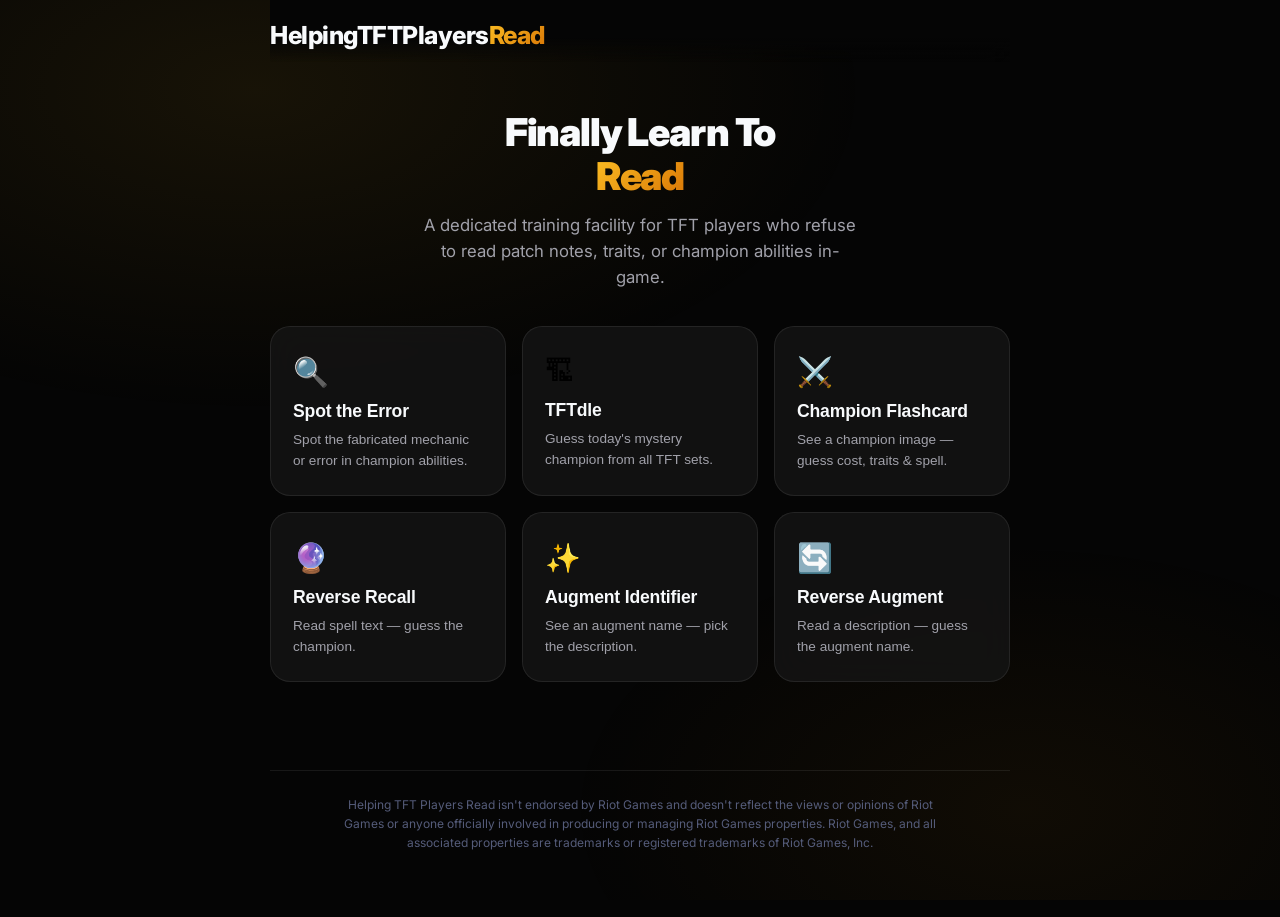
<file: index.html>
<!DOCTYPE html>
<html lang="en">
<head>
  <meta charset="UTF-8">
  <meta name="viewport" content="width=device-width, initial-scale=1.0">
  <meta name="description" content="A dedicated training facility for TFT players who refuse to read patch notes, traits, or champion abilities in-game.">
  <title>Helping TFT Players Read — The Ultimate Training Facility</title>
  <link rel="preconnect" href="https://fonts.googleapis.com">
  <link rel="preconnect" href="https://fonts.gstatic.com" crossorigin>
  <link href="https://fonts.googleapis.com/css2?family=Inter:wght@400;500;600;700;800;900&display=swap" rel="stylesheet">
  <link rel="stylesheet" href="style.css?v=6">
</head>
<body>
  <!-- ═══════════════════ LOADING SCREEN ═══════════════════ -->
  <div id="loading-screen" class="loading-screen">
    <div class="loader-ring"></div>
    <p class="loader-text">Loading Reading Curriculum...</p>
  </div>

  <!-- ═══════════════════ APP CONTAINER ═══════════════════ -->
  <div id="app" class="app hidden">

    <!-- ──── HEADER ──── -->
    <header id="app-header" class="app-header">
      <button id="btn-home" class="btn-icon" title="Home" style="display:none;" aria-label="Back to home">
        <svg width="22" height="22" viewBox="0 0 24 24" fill="none" stroke="currentColor" stroke-width="2.5" stroke-linecap="round" stroke-linejoin="round"><polyline points="15 18 9 12 15 6"/></svg>
      </button>
      <h1 class="logo">HelpingTFTPlayers<span class="logo-accent">Read</span></h1>
      <div id="score-display" class="score-display" style="display:none;">
        <span id="score-current">0</span> / <span id="score-total">10</span>
      </div>
    </header>

    <!-- ──── HOME SCREEN ──── -->
    <main id="screen-home" class="screen screen-home">
      <div class="hero">
        <h2 class="hero-title">Finally Learn To <br><span class="gradient-text">Read</span></h2>
        <p class="hero-sub">A dedicated training facility for TFT players who refuse to read patch notes, traits, or champion abilities in-game.</p>
      </div>
      <div class="mode-grid">
        <button class="mode-card" data-mode="5">
          <div class="mode-icon">🔍</div>
          <h3>Spot the Error</h3>
          <p>Spot the fabricated mechanic or error in champion abilities.</p>
        </button>
        <button class="mode-card" data-mode="tftdle">
          <div class="mode-icon">&#127959;</div>
          <h3>TFTdle</h3>
          <p>Guess today&#39;s mystery champion from all TFT sets.</p>
        </button>
        <button class="mode-card" data-mode="1">
          <div class="mode-icon">⚔️</div>
          <h3>Champion Flashcard</h3>
          <p>See a champion image — guess cost, traits &amp; spell.</p>
        </button>
        <button class="mode-card" data-mode="2">
          <div class="mode-icon">🔮</div>
          <h3>Reverse Recall</h3>
          <p>Read spell text — guess the champion.</p>
        </button>
        <button class="mode-card" data-mode="3">
          <div class="mode-icon">✨</div>
          <h3>Augment Identifier</h3>
          <p>See an augment name — pick the description.</p>
        </button>
        <button class="mode-card" data-mode="4">
          <div class="mode-icon">🔄</div>
          <h3>Reverse Augment</h3>
          <p>Read a description — guess the augment name.</p>
        </button>
      </div>
    </main>

    <!-- ──── QUIZ SCREEN ──── -->
    <main id="screen-quiz" class="screen screen-quiz hidden">
      <div class="progress-bar-container">
        <div id="progress-bar" class="progress-bar" style="width:0%"></div>
      </div>
      <div id="quiz-card" class="quiz-card">
        <!-- Dynamically populated -->
      </div>
      <div class="quiz-actions">
        <button id="btn-submit" class="btn btn-submit" disabled>Submit</button>
        <button id="btn-next" class="btn btn-next hidden">Next</button>
      </div>
    </main>

    <!-- ──── RESULTS SCREEN ──── -->
    <main id="screen-results" class="screen screen-results hidden">
      <div class="results-card">
        <h2 class="results-title">Quiz Complete!</h2>
        <div class="results-score-ring">
          <svg viewBox="0 0 120 120">
            <circle class="ring-bg" cx="60" cy="60" r="52"/>
            <circle id="ring-progress" class="ring-fg" cx="60" cy="60" r="52"/>
          </svg>
          <div class="ring-label">
            <span id="results-score">0</span>
            <small id="results-total">/10</small>
          </div>
        </div>
        <p id="results-message" class="results-message"></p>
        <div class="results-actions">
          <button id="btn-play-again" class="btn btn-primary">Play Again</button>
          <button id="btn-go-home" class="btn btn-secondary">Home</button>
        </div>
      </div>
    </main>

    <!-- TFTdle Screen -->
    <main id="screen-tftdle" class="screen screen-tftdle hidden">
      <div class="tftdle-header">
        <div class="tftdle-title-row">
          <h2 class="tftdle-title">TFTdle</h2>
          <span id="tftdle-streak" class="tftdle-streak-badge" style="display:none;"></span>
        </div>
        <p class="tftdle-subtitle">Guess the mystery TFT champion with infinite replayable rounds!</p>
        
        <div class="tftdle-mode-toggle" id="tftdle-mode-toggle">
          <button class="tftdle-toggle-btn active" data-pool="all">All Sets (Hard)</button>
          <button class="tftdle-toggle-btn" data-pool="current">Current Set (Normal)</button>
        </div>

        <p id="tftdle-meta" class="tftdle-meta"></p>
      </div>

      <div id="tftdle-input-wrap" class="tftdle-input-wrap">
        <input id="tftdle-guess-input" class="tftdle-input" type="text"
               placeholder="Type a champion name..." autocomplete="off">
        <button id="tftdle-submit" class="btn btn-submit tftdle-guess-btn" disabled>Guess</button>
        <ul id="tftdle-ac" class="tftdle-ac hidden"></ul>
      </div>

      <div id="tftdle-result"></div>

      <div class="tftdle-table-wrap">
        <table class="tftdle-grid">
          <thead>
            <tr>
              <th class="tftdle-th">Portrait</th>
              <th class="tftdle-th">Name</th>
              <th class="tftdle-th">Set</th>
              <th class="tftdle-th">Cost</th>
              <th class="tftdle-th">Range</th>
              <th class="tftdle-th">Traits</th>
              <th class="tftdle-th">Gender</th>
            </tr>
          </thead>
          <tbody id="tftdle-grid-body"></tbody>
        </table>
      </div>

      <div class="tftdle-legend">
        <span class="legend-chip match">Correct</span>
        <span class="legend-chip close">Close (&#177;1)</span>
        <span class="legend-chip wrong">Wrong</span>
      </div>
    </main>

    <!-- Footer -->
    <footer class="app-footer">
      <p>Helping TFT Players Read isn't endorsed by Riot Games and doesn't reflect the views or opinions of Riot Games or anyone officially involved in producing or managing Riot Games properties. Riot Games, and all associated properties are trademarks or registered trademarks of Riot Games, Inc.</p>
    </footer>
  </div><!-- /app -->

  <script src="app.js?v=5"></script>
  <script src="tftdle.js?v=1"></script>
</body>
</html>
</file>
<file: style.css>
/* ═══════════════════════════════════════════════════════
   Helping TFT Players Read — Stylesheet
   Gold & Black luxury theme · Glassmorphism · Premium accents
   ═══════════════════════════════════════════════════════ */

/* ── Reset & Base ───────────────────────────────────── */
*, *::before, *::after {
  margin: 0;
  padding: 0;
  box-sizing: border-box;
}

:root {
  --bg-deep:          #050505;
  --bg-surface:       #111111;
  --bg-card:          rgba(20, 20, 20, 0.85);
  --bg-glass:         rgba(255, 255, 255, 0.04);
  --border-glass:     rgba(255, 255, 255, 0.08);
  --border-glow:      rgba(251, 191, 36, 0.25);

  --text-primary:     #f8fafc;
  --text-secondary:   #a1a1aa;
  --text-muted:       #555c7a;

  --accent-primary:   #fbbf24;
  --accent-secondary: #f59e0b;
  --accent-purple:    var(--accent-primary);
  --accent-cyan:      var(--accent-secondary);
  --gradient-main:    linear-gradient(135deg, #fbbd23, #d97706);
  --gradient-warm:    linear-gradient(135deg, #fbbd23, #d97706);

  --correct:          #22c55e;
  --correct-bg:       rgba(34, 197, 94, 0.12);
  --incorrect:        #ef4444;
  --incorrect-bg:     rgba(239, 68, 68, 0.12);

  --radius-sm: 8px;
  --radius-md: 14px;
  --radius-lg: 20px;
  --radius-xl: 28px;

  --shadow-card: 0 8px 32px rgba(0, 0, 0, 0.65);
  --shadow-glow: 0 0 40px rgba(251, 191, 36, 0.18);

  --transition: 0.25s cubic-bezier(0.4, 0, 0.2, 1);
  --font: 'Inter', -apple-system, BlinkMacSystemFont, sans-serif;
}

html {
  font-size: 16px;
  scroll-behavior: smooth;
}

body {
  font-family: var(--font);
  background: var(--bg-deep);
  color: var(--text-primary);
  min-height: 100vh;
  overflow-x: hidden;
  -webkit-font-smoothing: antialiased;
}

/* subtle animated background gradient */
body::before {
  content: '';
  position: fixed;
  inset: 0;
  background:
    radial-gradient(ellipse 80% 60% at 20% 10%, rgba(251, 191, 36, 0.08), transparent 60%),
    radial-gradient(ellipse 60% 50% at 80% 90%, rgba(245, 158, 11, 0.05), transparent 60%);
  pointer-events: none;
  z-index: 0;
}

.hidden { display: none !important; }

/* ── Loading Screen ─────────────────────────────────── */
.loading-screen {
  position: fixed;
  inset: 0;
  display: flex;
  flex-direction: column;
  align-items: center;
  justify-content: center;
  background: var(--bg-deep);
  z-index: 1000;
  transition: opacity 0.5s ease;
}
.loading-screen.fade-out {
  opacity: 0;
  pointer-events: none;
}
.loader-ring {
  width: 56px;
  height: 56px;
  border: 3px solid var(--border-glass);
  border-top-color: var(--accent-primary);
  border-radius: 50%;
  animation: spin 0.8s linear infinite;
}
@keyframes spin { to { transform: rotate(360deg); } }
.loader-text {
  margin-top: 20px;
  color: var(--text-secondary);
  font-size: 0.95rem;
  letter-spacing: 0.03em;
}

/* ── App Layout ─────────────────────────────────────── */
.app {
  position: relative;
  z-index: 1;
  max-width: 780px;
  margin: 0 auto;
  padding: 0 20px 40px;
  min-height: 100vh;
}

/* ── Header ─────────────────────────────────────────── */
.app-header {
  display: flex;
  align-items: center;
  justify-content: space-between;
  padding: 20px 0 12px;
  position: sticky;
  top: 0;
  z-index: 50;
  background: linear-gradient(to bottom, var(--bg-deep) 60%, transparent);
  backdrop-filter: blur(12px);
  -webkit-backdrop-filter: blur(12px);
}
.btn-icon {
  background: var(--bg-glass);
  border: 1px solid var(--border-glass);
  color: var(--text-primary);
  width: 40px;
  height: 40px;
  border-radius: var(--radius-sm);
  display: flex;
  align-items: center;
  justify-content: center;
  cursor: pointer;
  transition: var(--transition);
}
.btn-icon:hover {
  background: rgba(255,255,255,0.08);
  border-color: var(--accent-primary);
}
.logo {
  font-size: 1.55rem;
  font-weight: 800;
  letter-spacing: -0.02em;
}
.logo-accent {
  background: var(--gradient-main);
  -webkit-background-clip: text;
  -webkit-text-fill-color: transparent;
  background-clip: text;
}
.score-display {
  font-size: 1rem;
  font-weight: 700;
  color: var(--text-secondary);
  background: var(--bg-glass);
  border: 1px solid var(--border-glass);
  padding: 6px 16px;
  border-radius: var(--radius-sm);
}
#score-current {
  color: var(--accent-primary);
  font-size: 1.15rem;
}

/* ── Home Screen ────────────────────────────────────── */
.hero {
  text-align: center;
  padding: 48px 0 36px;
}
.hero-title {
  font-size: 2.4rem;
  font-weight: 900;
  line-height: 1.15;
  letter-spacing: -0.03em;
}
.gradient-text {
  background: var(--gradient-main);
  -webkit-background-clip: text;
  -webkit-text-fill-color: transparent;
  background-clip: text;
}
.hero-sub {
  margin-top: 14px;
  color: var(--text-secondary);
  font-size: 1.05rem;
  max-width: 440px;
  margin-left: auto;
  margin-right: auto;
  line-height: 1.55;
}

/* ── Mode Cards Grid ────────────────────────────────── */
.mode-grid {
  display: grid;
  grid-template-columns: repeat(auto-fill, minmax(220px, 1fr));
  gap: 16px;
  padding-bottom: 40px;
}
.mode-card {
  background: var(--bg-card);
  border: 1px solid var(--border-glass);
  border-radius: var(--radius-lg);
  padding: 28px 22px 24px;
  text-align: left;
  cursor: pointer;
  transition: var(--transition);
  position: relative;
  overflow: hidden;
  display: flex;
  flex-direction: column;
  gap: 8px;
  backdrop-filter: blur(16px);
  -webkit-backdrop-filter: blur(16px);
}
.mode-card::before {
  content: '';
  position: absolute;
  inset: 0;
  background: var(--gradient-main);
  opacity: 0;
  transition: opacity 0.35s ease;
  z-index: 0;
}
.mode-card:hover::before { opacity: 0.06; }
.mode-card:hover {
  border-color: var(--border-glow);
  transform: translateY(-4px);
  box-shadow: var(--shadow-glow);
}
.mode-card > * { position: relative; z-index: 1; }
.mode-icon { font-size: 1.8rem; margin-bottom: 4px; }
.mode-card h3 {
  font-size: 1.1rem;
  font-weight: 700;
  letter-spacing: -0.01em;
  color: var(--text-primary);
}

.mode-card p {
  font-size: 0.85rem;
  color: var(--text-secondary);
  line-height: 1.5;
}

/* ── Quiz Screen ────────────────────────────────────── */
.screen-quiz {
  padding-top: 10px;
}
.progress-bar-container {
  width: 100%;
  height: 4px;
  background: rgba(255,255,255,0.06);
  border-radius: 4px;
  margin-bottom: 28px;
  overflow: hidden;
}
.progress-bar {
  height: 100%;
  background: var(--gradient-main);
  border-radius: 4px;
  transition: width 0.4s ease;
}

/* ── Quiz Card ──────────────────────────────────────── */
.quiz-card {
  background: var(--bg-card);
  border: 1px solid var(--border-glass);
  border-radius: var(--radius-xl);
  padding: 32px 28px 28px;
  backdrop-filter: blur(20px);
  -webkit-backdrop-filter: blur(20px);
  box-shadow: var(--shadow-card);
  animation: cardIn 0.35s ease-out;
  min-height: 250px;
}
@keyframes cardIn {
  from { opacity: 0; transform: translateY(18px) scale(0.97); }
  to   { opacity: 1; transform: translateY(0) scale(1); }
}

.quiz-card .question-label {
  font-size: 0.78rem;
  text-transform: uppercase;
  letter-spacing: 0.1em;
  color: var(--accent-primary);
  font-weight: 600;
  margin-bottom: 10px;
}

.quiz-card .question-prompt {
  font-size: 1.15rem;
  font-weight: 600;
  line-height: 1.5;
  margin-bottom: 24px;
  color: var(--text-primary);
}

/* Champion image in flashcard mode */
.champion-img-wrap {
  width: 120px;
  height: 120px;
  border-radius: var(--radius-md);
  overflow: hidden;
  margin: 0 auto 22px;
  border: 2px solid var(--border-glass);
  background: var(--bg-surface);
  position: relative;
}
.champion-img-wrap img {
  width: 100%;
  height: 100%;
  object-fit: cover;
  display: block;
}
.champion-img-wrap .img-fallback {
  position: absolute;
  inset: 0;
  display: flex;
  align-items: center;
  justify-content: center;
  font-size: 2.5rem;
  color: var(--text-muted);
}

/* Spell text display */
.spell-text-box {
  background: rgba(0, 0, 0, 0.3);
  border: 1px solid var(--border-glass);
  border-radius: var(--radius-md);
  padding: 18px 20px;
  margin-bottom: 24px;
  font-size: 0.95rem;
  line-height: 1.65;
  color: var(--text-secondary);
}

/* ── Options ────────────────────────────────────────── */
.options-list {
  display: flex;
  flex-direction: column;
  gap: 10px;
  list-style: none;
}
.option-btn {
  width: 100%;
  text-align: left;
  background: var(--bg-glass);
  border: 1.5px solid var(--border-glass);
  border-radius: var(--radius-md);
  padding: 14px 18px;
  color: var(--text-primary);
  font-family: var(--font);
  font-size: 0.95rem;
  line-height: 1.5;
  cursor: pointer;
  transition: var(--transition);
  position: relative;
  overflow: hidden;
}
.option-btn:hover:not(.locked) {
  border-color: rgba(251, 191, 36, 0.45);
  background: rgba(251, 191, 36, 0.08);
}
.option-btn.selected:not(.locked) {
  border-color: var(--accent-primary);
  background: rgba(251, 191, 36, 0.12);
  box-shadow: 0 0 0 1px var(--accent-primary);
}

/* Post-submit states */
.option-btn.locked { cursor: default; pointer-events: none; }
.option-btn.correct {
  border-color: var(--correct) !important;
  background: var(--correct-bg) !important;
  box-shadow: 0 0 0 1px var(--correct);
}
.option-btn.incorrect {
  border-color: var(--incorrect) !important;
  background: var(--incorrect-bg) !important;
  box-shadow: 0 0 0 1px var(--incorrect);
}
/* Dim non-selected, non-correct options after submit */
.option-btn.locked.dimmed {
  opacity: 0.4;
}

/* ── Spot the Error: sentence-level clickable spans ── */
.spot-error-box {
  line-height: 1.85;
  font-size: 0.95rem;
}

.spot-phrase {
  display: inline;
  box-decoration-break: clone;
  -webkit-box-decoration-break: clone;
  padding: 2px 6px;
  margin: 0 2px;
  border-radius: var(--radius-sm);
  cursor: pointer;
  transition: background 0.15s ease, border-color 0.15s ease, color 0.15s ease, box-shadow 0.15s ease;
  border-bottom: 2px dashed rgba(251, 191, 36, 0.35);
  background: rgba(255, 255, 255, 0.02);
  color: var(--text-secondary);
}

.spot-phrase:hover:not(.locked) {
  background: rgba(251, 191, 36, 0.12);
  border-bottom: 2px solid rgba(251, 191, 36, 0.7);
  color: var(--text-primary);
}

.spot-phrase.selected:not(.locked) {
  background: rgba(251, 191, 36, 0.22);
  border-bottom: 2px solid var(--accent-primary);
  color: #fff;
  box-shadow: 0 2px 10px rgba(251, 191, 36, 0.2);
  font-weight: 500;
}

.spot-phrase.locked {
  cursor: default;
  pointer-events: none;
}

.spot-phrase.correct {
  background: var(--correct-bg) !important;
  border-bottom: 2px solid var(--correct) !important;
  color: var(--correct) !important;
  box-shadow: 0 2px 12px rgba(34, 197, 94, 0.3) !important;
  font-weight: 600;
  text-decoration: none !important;
}

.spot-phrase.incorrect {
  background: var(--incorrect-bg) !important;
  border-bottom: 2px solid var(--incorrect) !important;
  color: var(--incorrect) !important;
  box-shadow: 0 2px 12px rgba(239, 68, 68, 0.3) !important;
  text-decoration: line-through;
  font-weight: 600;
}

.spot-phrase.dimmed {
  opacity: 0.35;
}

/* ── Buttons ────────────────────────────────────────── */
.quiz-actions {
  display: flex;
  gap: 12px;
  margin-top: 22px;
  justify-content: center;
}
.btn {
  font-family: var(--font);
  font-size: 1rem;
  font-weight: 600;
  padding: 13px 36px;
  border-radius: var(--radius-md);
  border: none;
  cursor: pointer;
  transition: var(--transition);
  letter-spacing: 0.01em;
}
.btn:active { transform: scale(0.97); }

.btn-submit {
  background: var(--gradient-main);
  color: #050505;
  font-weight: 700;
  box-shadow: 0 4px 20px rgba(251, 191, 36, 0.3);
}
.btn-submit:hover:not(:disabled) {
  box-shadow: 0 6px 28px rgba(251, 191, 36, 0.45);
  transform: translateY(-1px);
}
.btn-submit:disabled {
  opacity: 0.35;
  cursor: not-allowed;
  transform: none;
  box-shadow: none;
}

.btn-next {
  background: rgba(251, 191, 36, 0.12);
  border: 1.5px solid var(--accent-primary);
  color: var(--accent-primary);
}
.btn-next:hover {
  background: rgba(251, 191, 36, 0.2);
}

.btn-primary {
  background: var(--gradient-main);
  color: #050505;
  font-weight: 700;
  box-shadow: 0 4px 20px rgba(251, 191, 36, 0.3);
}
.btn-primary:hover {
  box-shadow: 0 6px 28px rgba(251, 191, 36, 0.45);
  transform: translateY(-1px);
}
.btn-secondary {
  background: var(--bg-glass);
  border: 1.5px solid var(--border-glass);
  color: var(--text-primary);
}
.btn-secondary:hover {
  border-color: var(--accent-primary);
  background: rgba(251, 191, 36, 0.08);
}

/* ── Results Screen ─────────────────────────────────── */
.screen-results {
  display: flex;
  align-items: center;
  justify-content: center;
  min-height: 75vh;
}
.results-card {
  text-align: center;
  background: var(--bg-card);
  border: 1px solid var(--border-glass);
  border-radius: var(--radius-xl);
  padding: 48px 40px;
  backdrop-filter: blur(20px);
  -webkit-backdrop-filter: blur(20px);
  box-shadow: var(--shadow-card);
  animation: cardIn 0.4s ease-out;
  width: 100%;
  max-width: 420px;
}
.results-title {
  font-size: 1.65rem;
  font-weight: 800;
  margin-bottom: 28px;
  letter-spacing: -0.02em;
}

/* Score ring */
.results-score-ring {
  position: relative;
  width: 120px;
  height: 120px;
  margin: 0 auto 24px;
}
.results-score-ring svg {
  width: 100%;
  height: 100%;
  transform: rotate(-90deg);
}
.ring-bg {
  fill: none;
  stroke: rgba(255,255,255,0.06);
  stroke-width: 8;
}
.ring-fg {
  fill: none;
  stroke: url(#ring-grad);
  stroke-width: 8;
  stroke-linecap: round;
  stroke-dasharray: 326.73;
  stroke-dashoffset: 326.73;
  transition: stroke-dashoffset 1.2s ease-out 0.3s;
}
.ring-label {
  position: absolute;
  inset: 0;
  display: flex;
  align-items: center;
  justify-content: center;
  flex-direction: column;
}
#results-score {
  font-size: 2.2rem;
  font-weight: 800;
  background: var(--gradient-main);
  -webkit-background-clip: text;
  -webkit-text-fill-color: transparent;
  background-clip: text;
  line-height: 1;
}
#results-total {
  color: var(--text-muted);
  font-size: 0.95rem;
  font-weight: 600;
}
.results-message {
  color: var(--text-secondary);
  font-size: 1.05rem;
  margin-bottom: 32px;
  line-height: 1.5;
}
.results-actions {
  display: flex;
  gap: 12px;
  justify-content: center;
}

/* ── Feedback flash ─────────────────────────────────── */
.feedback-label {
  display: inline-block;
  font-size: 0.85rem;
  font-weight: 700;
  padding: 5px 14px;
  border-radius: 20px;
  margin-top: 14px;
  animation: popIn 0.3s ease-out;
}
@keyframes popIn {
  from { opacity: 0; transform: scale(0.85); }
  to   { opacity: 1; transform: scale(1); }
}
.feedback-label.correct-label {
  background: var(--correct-bg);
  color: var(--correct);
  border: 1px solid rgba(34, 197, 94, 0.3);
}
.feedback-label.incorrect-label {
  background: var(--incorrect-bg);
  color: var(--incorrect);
  border: 1px solid rgba(239, 68, 68, 0.3);
}

/* correction line */
.correction-text {
  display: block;
  margin-top: 8px;
  font-size: 0.85rem;
  color: var(--text-secondary);
  line-height: 1.4;
}

/* ── Sub-question steps (Mode 1 flashcard) ──────────── */
.sub-step-indicator {
  display: flex;
  gap: 8px;
  justify-content: center;
  margin-bottom: 18px;
}
.sub-dot {
  width: 8px;
  height: 8px;
  border-radius: 50%;
  background: rgba(255,255,255,0.12);
  transition: var(--transition);
}
.sub-dot.active {
  background: var(--accent-primary);
  box-shadow: 0 0 8px rgba(251, 191, 36, 0.5);
}
.sub-dot.done {
  background: var(--correct);
}

/* ── Responsive ─────────────────────────────────────── */
@media (max-width: 600px) {
  .hero-title { font-size: 1.8rem; }
  .mode-grid { grid-template-columns: 1fr; }
  .quiz-card { padding: 24px 18px 22px; }
  .results-card { padding: 36px 24px; }
  .btn { padding: 12px 24px; font-size: 0.95rem; }
}

/* -- Footer / Legal Disclaimer -- */
.app-footer {
  margin-top: 48px;
  padding: 24px 16px;
  border-top: 1px solid var(--border-glass);
  text-align: center;
}
.app-footer p {
  color: var(--text-muted);
  font-size: 0.75rem;
  line-height: 1.6;
  max-width: 620px;
  margin: 0 auto;
}

/* ========================================================
   TFTdle -- Daily Champion Guessing Mode
   ======================================================== */

/* Mode card badge (Daily / New label) */
.mode-card--new { overflow: visible; }
.mode-badge {
  position: absolute;
  top: -10px;
  right: 12px;
  background: var(--gradient-main);
  color: #050505;
  font-size: 0.65rem;
  font-weight: 800;
  letter-spacing: 0.08em;
  text-transform: uppercase;
  padding: 3px 10px;
  border-radius: 20px;
  box-shadow: 0 2px 10px rgba(251,191,36,.4);
  z-index: 2;
}

/* Screen layout */
.screen-tftdle {
  padding-top: 10px;
  padding-bottom: 60px;
}

/* Header */
.tftdle-header { margin-bottom: 24px; }
.tftdle-title-row {
  display: flex;
  align-items: center;
  gap: 14px;
  flex-wrap: wrap;
  margin-bottom: 6px;
}
.tftdle-title {
  font-size: 1.8rem;
  font-weight: 900;
  letter-spacing: -0.02em;
  background: var(--gradient-main);
  -webkit-background-clip: text;
  -webkit-text-fill-color: transparent;
  background-clip: text;
}
.tftdle-subtitle {
  color: var(--text-secondary);
  font-size: 0.95rem;
  margin-bottom: 12px;
}
.tftdle-mode-toggle {
  display: inline-flex;
  gap: 8px;
  background: rgba(255, 255, 255, 0.04);
  padding: 4px;
  border-radius: var(--radius-md);
  border: 1px solid var(--border-glass);
  margin-bottom: 12px;
}
.tftdle-toggle-btn {
  background: transparent;
  border: none;
  color: var(--text-secondary);
  font-family: var(--font);
  font-size: 0.85rem;
  font-weight: 600;
  padding: 6px 14px;
  border-radius: var(--radius-sm);
  cursor: pointer;
  transition: var(--transition);
}
.tftdle-toggle-btn:hover {
  color: var(--text-primary);
}
.tftdle-toggle-btn.active {
  background: var(--gradient-main);
  color: #050505;
  box-shadow: 0 2px 10px rgba(251, 191, 36, 0.3);
}
.tftdle-meta {
  color: var(--accent-primary);
  font-size: 0.85rem;
  font-weight: 600;
  min-height: 1.2em;
}
.tftdle-streak-badge {
  background: rgba(251,191,36,.12);
  border: 1px solid var(--accent-primary);
  color: var(--accent-primary);
  font-size: 0.8rem;
  font-weight: 700;
  padding: 4px 12px;
  border-radius: 20px;
}

/* Input + autocomplete */
.tftdle-input-wrap {
  position: relative;
  display: flex;
  gap: 10px;
  margin-bottom: 20px;
  align-items: center;
}
.tftdle-input {
  flex: 1;
  background: var(--bg-glass);
  border: 1.5px solid var(--border-glass);
  border-radius: var(--radius-md);
  padding: 12px 16px;
  color: var(--text-primary);
  font-family: var(--font);
  font-size: 0.95rem;
  outline: none;
  transition: var(--transition);
}
.tftdle-input:focus {
  border-color: var(--accent-primary);
  background: rgba(251,191,36,.05);
}
.tftdle-input:disabled {
  opacity: .4;
  cursor: not-allowed;
}
.tftdle-guess-btn { padding: 12px 24px; flex-shrink: 0; }

/* Autocomplete dropdown */
.tftdle-ac {
  position: absolute;
  top: calc(100% + 4px);
  left: 0;
  right: 0;
  max-width: calc(100% - 110px);
  max-height: 300px;
  overflow-y: auto;
  overscroll-behavior: contain;
  background: var(--bg-surface);
  border: 1px solid var(--border-glass);
  border-radius: var(--radius-md);
  z-index: 200;
  list-style: none;
  box-shadow: var(--shadow-card);
  scroll-behavior: smooth;
}
.tftdle-ac::-webkit-scrollbar {
  width: 6px;
}
.tftdle-ac::-webkit-scrollbar-track {
  background: rgba(0, 0, 0, 0.2);
  border-radius: 4px;
}
.tftdle-ac::-webkit-scrollbar-thumb {
  background: rgba(251, 191, 36, 0.3);
  border-radius: 4px;
}
.tftdle-ac::-webkit-scrollbar-thumb:hover {
  background: var(--accent-primary);
}
.tftdle-ac-item {
  display: flex;
  align-items: center;
  gap: 10px;
  padding: 9px 14px;
  cursor: pointer;
  transition: background .15s;
}
.tftdle-ac-item:hover { background: rgba(251,191,36,.1); }
.tftdle-ac-img {
  width: 32px;
  height: 32px;
  border-radius: 6px;
  object-fit: cover;
  flex-shrink: 0;
  background: var(--bg-glass);
}
.tftdle-ac-name { flex: 1; font-size: .9rem; color: var(--text-primary); }
.tftdle-ac-set {
  font-size: .78rem;
  color: var(--accent-primary);
  font-weight: 600;
  background: rgba(251,191,36,.1);
  padding: 2px 8px;
  border-radius: 10px;
}

/* Guess grid table */
.tftdle-table-wrap { overflow-x: auto; margin-bottom: 16px; }
.tftdle-grid {
  width: 100%;
  min-width: 540px;
  border-collapse: separate;
  border-spacing: 0 6px;
}
.tftdle-th {
  font-size: .72rem;
  text-transform: uppercase;
  letter-spacing: .08em;
  color: var(--text-muted);
  font-weight: 600;
  padding: 4px 10px;
  text-align: center;
  white-space: nowrap;
}
.tftdle-cell {
  padding: 8px 10px;
  text-align: center;
  font-size: .85rem;
  font-weight: 500;
  color: var(--text-primary);
  background: var(--bg-glass);
  border-top: 1.5px solid var(--border-glass);
  border-bottom: 1.5px solid var(--border-glass);
  transition: background .3s, border-color .3s;
  vertical-align: middle;
}
.tftdle-cell:first-child {
  border-left: 1.5px solid var(--border-glass);
  border-radius: var(--radius-sm) 0 0 var(--radius-sm);
}
.tftdle-cell:last-child {
  border-right: 1.5px solid var(--border-glass);
  border-radius: 0 var(--radius-sm) var(--radius-sm) 0;
}
.tftdle-cell--portrait { width: 52px; padding: 6px; }
.tftdle-portrait-img {
  width: 44px;
  height: 44px;
  border-radius: var(--radius-sm);
  object-fit: cover;
  display: block;
  margin: 0 auto;
  background: var(--bg-surface);
}
.tftdle-cell--traits { text-align: left; }

/* Color states */
.tftdle-cell.match {
  background: var(--correct-bg) !important;
  border-color: var(--correct) !important;
  color: var(--correct);
}
.tftdle-cell.close {
  background: rgba(251,191,36,.12) !important;
  border-color: var(--accent-primary) !important;
  color: var(--accent-primary);
}
.tftdle-cell.wrong {
  background: var(--incorrect-bg) !important;
  border-color: var(--incorrect) !important;
  color: var(--incorrect);
  opacity: .75;
}
.tftdle-row--win .tftdle-cell {
  background: var(--correct-bg) !important;
  border-color: var(--correct) !important;
  color: var(--correct);
}

/* Trait chips inside cells */
.trait-chip {
  display: inline-block;
  background: rgba(255,255,255,.07);
  border: 1px solid var(--border-glass);
  border-radius: 10px;
  padding: 2px 8px;
  font-size: .75rem;
  font-weight: 500;
  margin: 2px;
  color: var(--text-secondary);
  vertical-align: middle;
}
.match .trait-chip { background: rgba(34,197,94,.18); border-color: var(--correct); color: var(--correct); }
.close .trait-chip { background: rgba(251,191,36,.18); border-color: var(--accent-primary); color: var(--accent-primary); }
.wrong .trait-chip { opacity: .6; }

/* Legend */
.tftdle-legend {
  display: flex;
  gap: 10px;
  flex-wrap: wrap;
  margin-bottom: 24px;
}
.legend-chip {
  font-size: .72rem;
  font-weight: 600;
  padding: 3px 12px;
  border-radius: 20px;
  border: 1.5px solid;
}
.legend-chip.match { background: var(--correct-bg); border-color: var(--correct); color: var(--correct); }
.legend-chip.close { background: rgba(251,191,36,.12); border-color: var(--accent-primary); color: var(--accent-primary); }
.legend-chip.wrong { background: var(--incorrect-bg); border-color: var(--incorrect); color: var(--incorrect); }

/* Result reveal card */
.tftdle-result-card {
  display: flex;
  flex-direction: column;
  align-items: center;
  text-align: center;
  background: var(--bg-card);
  border: 1px solid var(--border-glass);
  border-radius: var(--radius-xl);
  padding: 28px 24px;
  margin-bottom: 24px;
  animation: cardIn .35s ease-out;
  backdrop-filter: blur(16px);
}
.tftdle-result--win { border-color: rgba(34,197,94,.4); }
.tftdle-result--loss { border-color: rgba(239,68,68,.3); }
.tftdle-reveal-img {
  width: 100px;
  height: 100px;
  border-radius: var(--radius-md);
  object-fit: cover;
  margin-bottom: 16px;
  border: 2px solid var(--border-glass);
}
.tftdle-result-card h3 {
  font-size: 1.3rem;
  font-weight: 800;
  margin-bottom: 8px;
  letter-spacing: -.01em;
}
.tftdle-result--win h3 { color: var(--correct); }
.tftdle-result--loss h3 { color: var(--incorrect); }
.tftdle-result-card p { font-size: .92rem; color: var(--text-secondary); line-height: 1.5; margin: 4px 0; }
.tftdle-streak-line { color: var(--accent-primary) !important; font-weight: 700; }
.tftdle-next-line { color: var(--text-muted) !important; font-size: .82rem !important; margin-top: 10px !important; }
.tftdle-play-again-btn {
  margin-top: 16px;
  display: inline-flex;
  align-items: center;
  justify-content: center;
}

/* Responsive */
@media (max-width: 600px) {
  .tftdle-ac { max-width: 100%; }
  .tftdle-input-wrap { flex-wrap: wrap; }
  .tftdle-guess-btn { width: 100%; }
  .tftdle-title { font-size: 1.4rem; }
}
</file>
